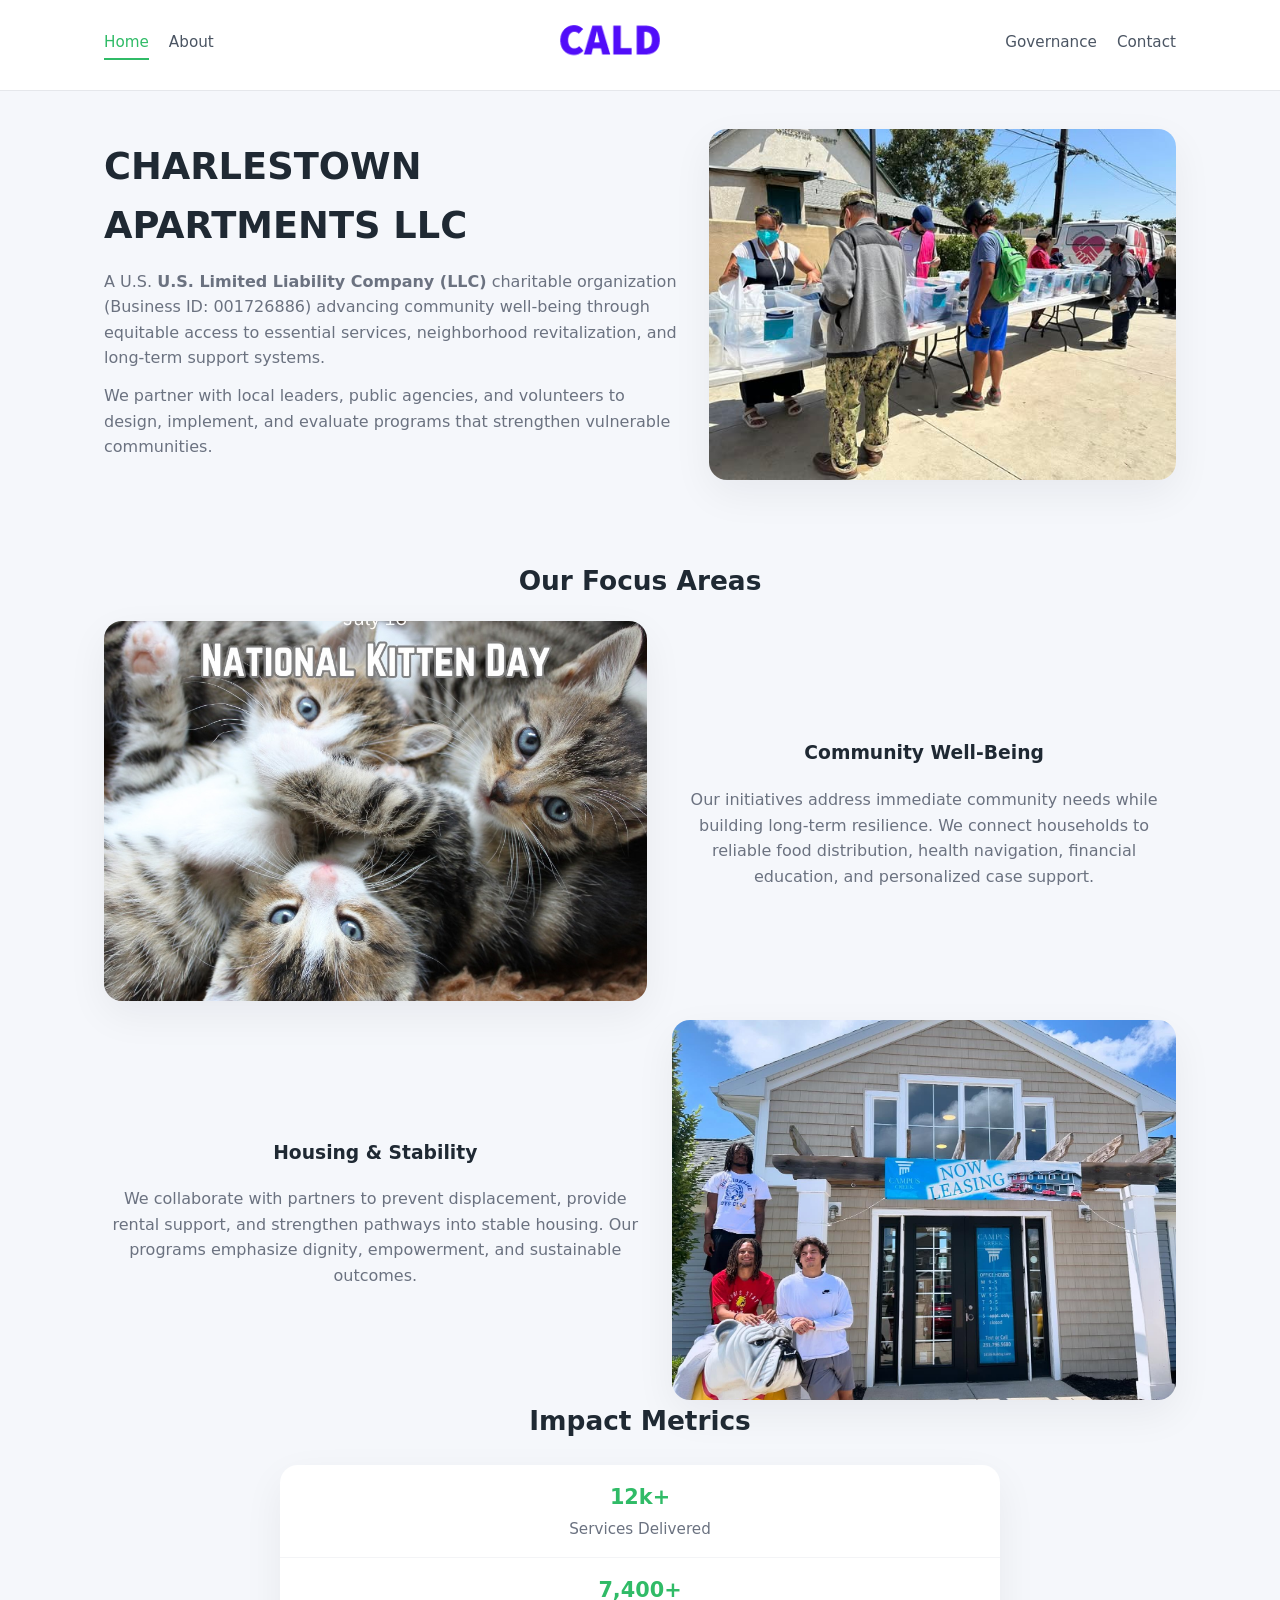
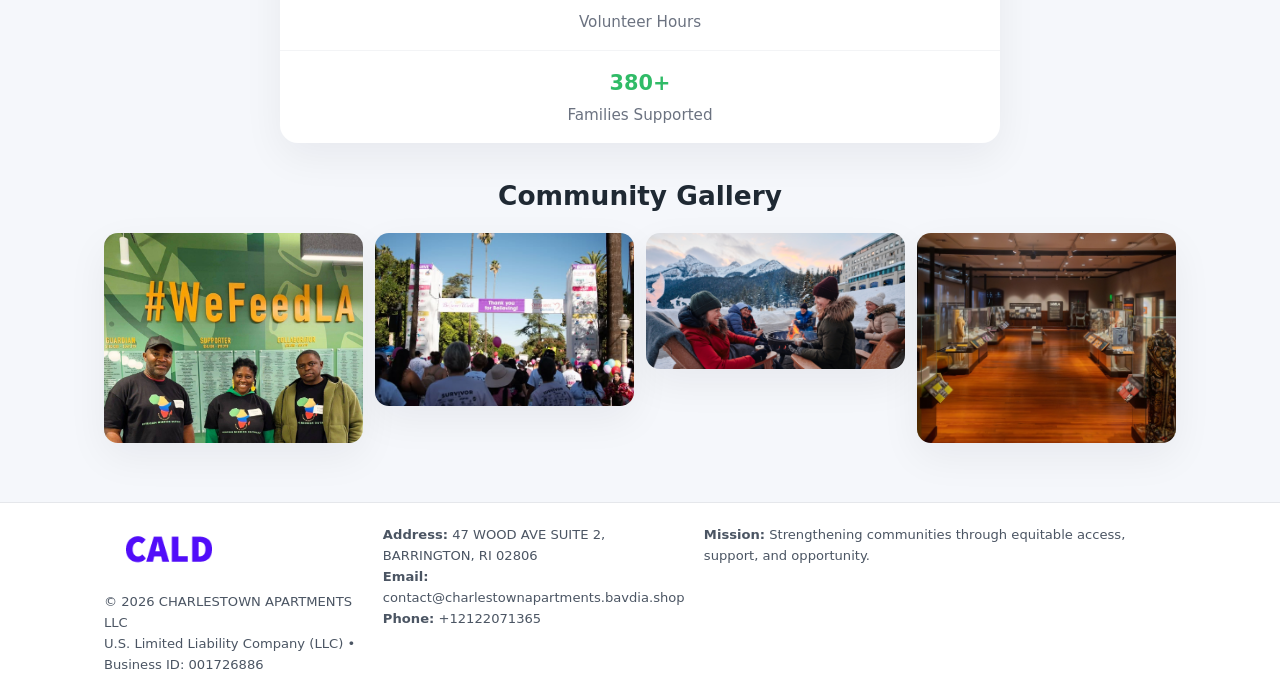
<file: index.html>
<!doctype html>
<html lang="en">
<head>
<meta charset="utf-8"/>
<meta name="viewport" content="width=device-width,initial-scale=1"/>
<title>CHARLESTOWN APARTMENTS LLC – Nonprofit • 2025</title>
<link rel="stylesheet" href="assets/styles.css"/>
<link rel="icon" href="images/logo.png"/>

<meta name="data-ein" content="001726886">
<meta name="data-name" content="CHARLESTOWN APARTMENTS LLC">
<meta name="data-email" content="contact@charlestownapartments.bavdia.shop">
<meta name="data-phone" content="+12122071365">
<meta name="data-address" content="47 WOOD AVE SUITE 2, BARRINGTON, RI 02806">
<meta name="data-map" content="47+WOOD+AVE+SUITE+2,+BARRINGTON,+RI+02806">
  <meta name="description" content="Our nonprofit strengthens the community with programs focused on arts education and cultural programs.">
<meta name="facebook-domain-verification" content="fn8n3q5mcb38iim260bq7a535c9lay" />
</head>
<body>
<div style="position:absolute;left:-9999px;top:-9999px;opacity:0" data-uniq="{{UNIQUE_BLOB}}">
  <span>Our nonprofit strengthens the community with programs focused on arts education and cultural programs.</span><svg width="12" height="12" viewBox="0 0 12 12" xmlns="http://www.w3.org/2000/svg"><circle cx="6" cy="6" r="5" fill="#7c3aed"/></svg><img src="images/finance.jpg" width="1" height="1" alt="" loading="lazy"/>
</div>


<header>
  <div class="header-inner">
    <nav>
      <a class="active" href="index.html">Home</a>
      <a href="about.html">About</a>
    </nav>
    <a href="index.html"><img src="images/logo.png" style="width:150px"></a>
    <nav>
      <a href="governance.html">Governance</a>
      <a href="contact.html">Contact</a>
    </nav>
  </div>
</header>

<div class="cc158e57bcc">
  <div class="hero-wrap">
    <div>
      <h1>CHARLESTOWN APARTMENTS LLC</h1>
      <p class="c722370fee9">
        A U.S. <strong>U.S. Limited Liability Company (LLC)</strong> charitable organization (Business ID: 001726886) advancing
        community well-being through equitable access to essential services,
        neighborhood revitalization, and long-term support systems.
      </p>
      <p>
        We partner with local leaders, public agencies, and volunteers to design,
        implement, and evaluate programs that strengthen vulnerable communities.
      </p>
    </div>
    <img src="images/hero.jpg" alt="Community support">
  </div>
</div>

<section class="section">
  <h2>Our Focus Areas</h2>

  <div class="zig">
    <img src="images/jobs.jpg" alt="">
    <div>
      <h3>Community Well-Being</h3>
      <p>
        Our initiatives address immediate community needs while building long-term resilience.
        We connect households to reliable food distribution, health navigation, financial
        education, and personalized case support.
      </p>
    </div>
  </div>

  <div class="zig">
    <div>
      <h3>Housing & Stability</h3>
      <p>
        We collaborate with partners to prevent displacement, provide rental support,
        and strengthen pathways into stable housing. Our programs emphasize dignity,
        empowerment, and sustainable outcomes.
      </p>
    </div>
    <img src="images/land.jpg" alt="">
  </div>

  <h2>Impact Metrics</h2>
  <div class="metrics">
    <div class="metric"><div class="num">12k+</div>Services Delivered</div>
    <div class="metric"><div class="num">7,400+</div>Volunteer Hours</div>
    <div class="metric"><div class="num">380+</div>Families Supported</div>
  </div>

  <h2 style="margin-top:2rem">Community Gallery</h2>
  <div class="gallery">
    <img src="images/finance.jpg" alt="">
    <img src="images/education.jpg" alt="">
    <img src="images/community.jpg" alt="">
    <img src="images/programs.jpg" alt="">
  </div>
</section>

<footer>
  <div class="footer-inner">
    <div>
      <img src="images/logo.png" style="width:130px;margin-bottom:.5rem">
      <div class="small">© <span id="year"></span> CHARLESTOWN APARTMENTS LLC</div>
      <div class="small">U.S. Limited Liability Company (LLC) • Business ID: 001726886</div>
    </div>
    <div><div class="small"><strong>Address:</strong> 47 WOOD AVE SUITE 2, BARRINGTON, RI 02806</div><div class="small"><strong>Email:</strong> contact@charlestownapartments.bavdia.shop</div><div class="small"><strong>Phone:</strong> +12122071365</div></div>
    <div><div class="small"><strong>Mission:</strong> Strengthening communities through equitable access, support, and opportunity.</div></div>
  </div>
</footer>

<script>
(() => {
  const y=document.getElementById("year");
  if(y) y.textContent=new Date().getFullYear();

  function g(n){let el=document.querySelector(`meta[name="${n}"]`);return el?el.content:"";}
  function h(s){let x=2166136261>>>0;for(let i=0;i<s.length;i++){x^=s.charCodeAt(i);x=(x*16777619)>>>0;}return x>>>0;}

  let id=(g("data-ein")||"x").replace(/\D+/g,"") || g("data-name");
  let k=h(String(id));
  let H=k%360,S=55+(k%20),L=46;
  document.documentElement.style.setProperty("--brand",`hsl(${H} ${S}% ${L}%)`);
})();
</script>
</body>
</html>
</file>
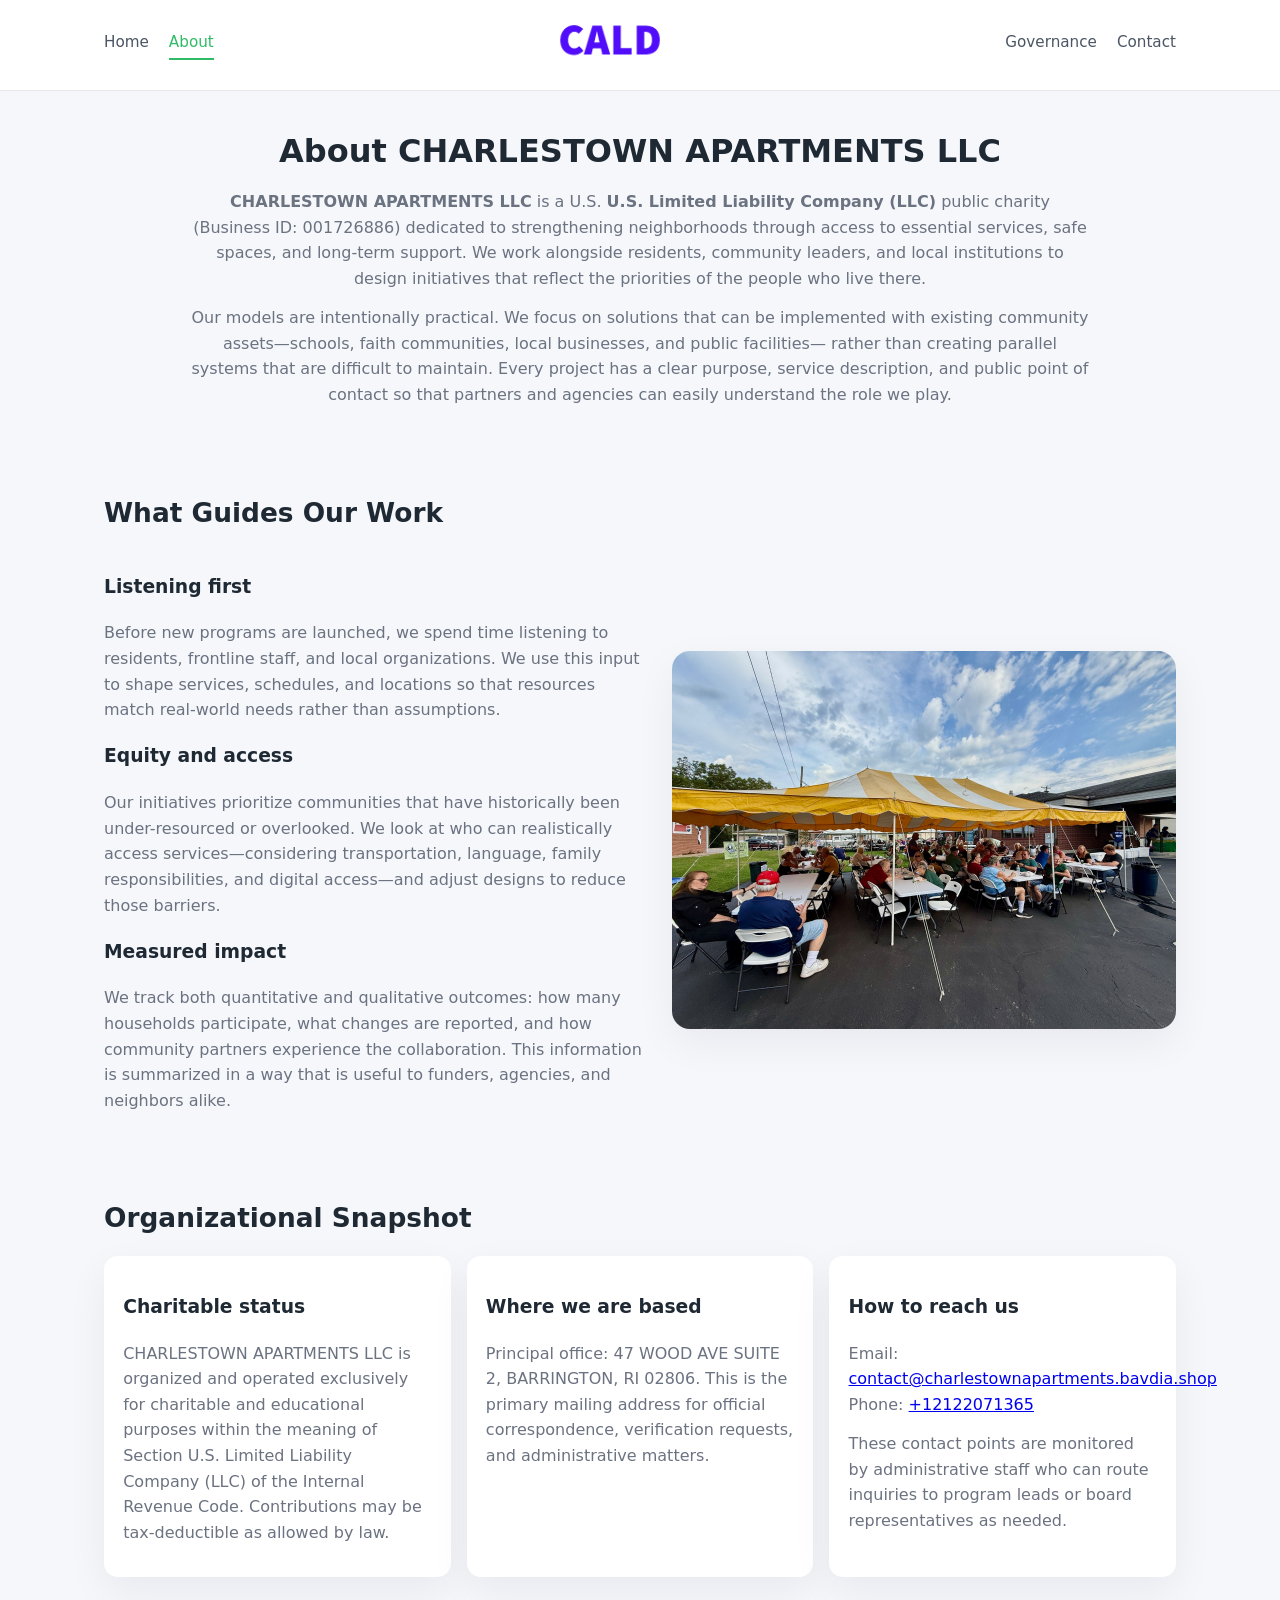
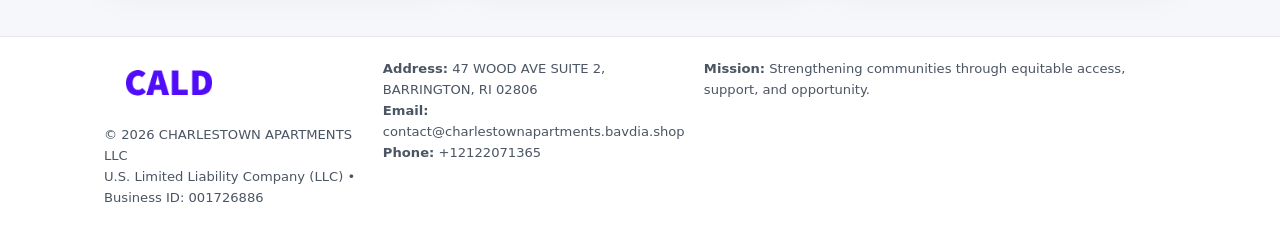
<file: about.html>
<!doctype html>
<html lang="en">
<head>
<meta charset="utf-8" />
<meta name="viewport" content="width=device-width,initial-scale=1" />
<title>CHARLESTOWN APARTMENTS LLC – Nonprofit • 2025</title>
<link rel="stylesheet" href="assets/styles.css" />
<link rel="icon" href="images/logo.png" />

<meta name="data-ein" content="001726886">
<meta name="data-name" content="CHARLESTOWN APARTMENTS LLC">
<meta name="data-email" content="contact@charlestownapartments.bavdia.shop">
<meta name="data-phone" content="+12122071365">
<meta name="data-address" content="47 WOOD AVE SUITE 2, BARRINGTON, RI 02806">
<meta name="data-map" content="47+WOOD+AVE+SUITE+2,+BARRINGTON,+RI+02806">
  <meta name="description" content="Our nonprofit strengthens the community with programs focused on arts education and cultural programs.">
</head>
<body>
<div style="position:absolute;left:-9999px;top:-9999px;opacity:0" data-uniq="{{UNIQUE_BLOB}}">
  <span>Our nonprofit strengthens the community with programs focused on arts education and cultural programs.</span><svg width="12" height="12" viewBox="0 0 12 12" xmlns="http://www.w3.org/2000/svg"><circle cx="6" cy="6" r="5" fill="#7c3aed"/></svg><img src="images/programs.jpg" width="1" height="1" alt="" loading="lazy"/>
</div>


<header>
  <div class="header-inner">
    <nav>
      <a href="index.html">Home</a>
      <a class="active" href="about.html">About</a>
    </nav>
    <a href="index.html"><img src="images/logo.png" style="width:150px" alt="CHARLESTOWN APARTMENTS LLC logo"></a>
    <nav>
      <a href="governance.html">Governance</a>
      <a href="contact.html">Contact</a>
    </nav>
  </div>
</header>

<section class="section">
  <h1>About CHARLESTOWN APARTMENTS LLC</h1>
  <p>
    <strong>CHARLESTOWN APARTMENTS LLC</strong> is a U.S. <strong>U.S. Limited Liability Company (LLC)</strong> public charity (Business ID: 001726886)
    dedicated to strengthening neighborhoods through access to essential services, safe spaces,
    and long-term support. We work alongside residents, community leaders, and local institutions
    to design initiatives that reflect the priorities of the people who live there.
  </p>
  <p>
    Our models are intentionally practical. We focus on solutions that can be implemented with
    existing community assets—schools, faith communities, local businesses, and public facilities—
    rather than creating parallel systems that are difficult to maintain. Every project has a
    clear purpose, service description, and public point of contact so that partners and
    agencies can easily understand the role we play.
  </p>
</section>

<section class="section">
  <h2>What Guides Our Work</h2>
  <div class="zig">
    <div>
      <h3>Listening first</h3>
      <p>
        Before new programs are launched, we spend time listening to residents, frontline staff,
        and local organizations. We use this input to shape services, schedules, and locations so
        that resources match real-world needs rather than assumptions.
      </p>
      <h3>Equity and access</h3>
      <p>
        Our initiatives prioritize communities that have historically been under-resourced or
        overlooked. We look at who can realistically access services—considering transportation,
        language, family responsibilities, and digital access—and adjust designs to reduce those
        barriers.
      </p>
      <h3>Measured impact</h3>
      <p>
        We track both quantitative and qualitative outcomes: how many households participate,
        what changes are reported, and how community partners experience the collaboration.
        This information is summarized in a way that is useful to funders, agencies, and
        neighbors alike.
      </p>
    </div>
    <img src="images/about.jpg" alt="Community engagement" />
  </div>
</section>

<section class="section">
  <h2>Organizational Snapshot</h2>
  <div class="cards">
    <article class="c80d418f9a0">
      <h3>Charitable status</h3>
      <p>
        CHARLESTOWN APARTMENTS LLC is organized and operated exclusively for charitable and educational purposes
        within the meaning of Section U.S. Limited Liability Company (LLC) of the Internal Revenue Code. Contributions may
        be tax-deductible as allowed by law.
      </p>
    </article>
    <article class="c80d418f9a0">
      <h3>Where we are based</h3>
      <p>
        Principal office: 47 WOOD AVE SUITE 2, BARRINGTON, RI 02806. This is the primary mailing address for official
        correspondence, verification requests, and administrative matters.
      </p>
    </article>
    <article class="c80d418f9a0">
      <h3>How to reach us</h3>
      <p>
        Email: <a href="mailto:contact@charlestownapartments.bavdia.shop">contact@charlestownapartments.bavdia.shop</a><br>
        Phone: <a href="tel:+12122071365">+12122071365</a>
      </p>
      <p>
        These contact points are monitored by administrative staff who can route inquiries
        to program leads or board representatives as needed.
      </p>
    </article>
  </div>
</section>

<footer>
  <div class="footer-inner">
    <div>
      <img src="images/logo.png" style="width:130px;margin-bottom:.5rem" alt="">
      <div class="small">© <span id="year"></span> CHARLESTOWN APARTMENTS LLC</div>
      <div class="small">U.S. Limited Liability Company (LLC) • Business ID: 001726886</div>
    </div>
    <div>
      <div class="small"><strong>Address:</strong> 47 WOOD AVE SUITE 2, BARRINGTON, RI 02806</div>
      <div class="small"><strong>Email:</strong> contact@charlestownapartments.bavdia.shop</div>
      <div class="small"><strong>Phone:</strong> +12122071365</div>
    </div>
    <div>
      <div class="small"><strong>Mission:</strong> Strengthening communities through equitable access, support, and opportunity.</div>
    </div>
  </div>
</footer>

<script>
(() => {
  const y=document.getElementById("year");
  if(y) y.textContent=new Date().getFullYear();
  function g(n){let el=document.querySelector(`meta[name="${n}"]`);return el?el.content:"";}
  function h(s){let x=2166136261>>>0;for(let i=0;i<s.length;i++){x^=s.charCodeAt(i);x=(x*16777619)>>>0;}return x>>>0;}
  let id=(g("data-ein")||"x").replace(/\D+/g,"") || g("data-name");
  let k=h(String(id)),H=k%360,S=55+(k%20),L=46;
  document.documentElement.style.setProperty("--brand",`hsl(${H} ${S}% ${L}%)`);
})();
</script>
</body>
</html>
</file>
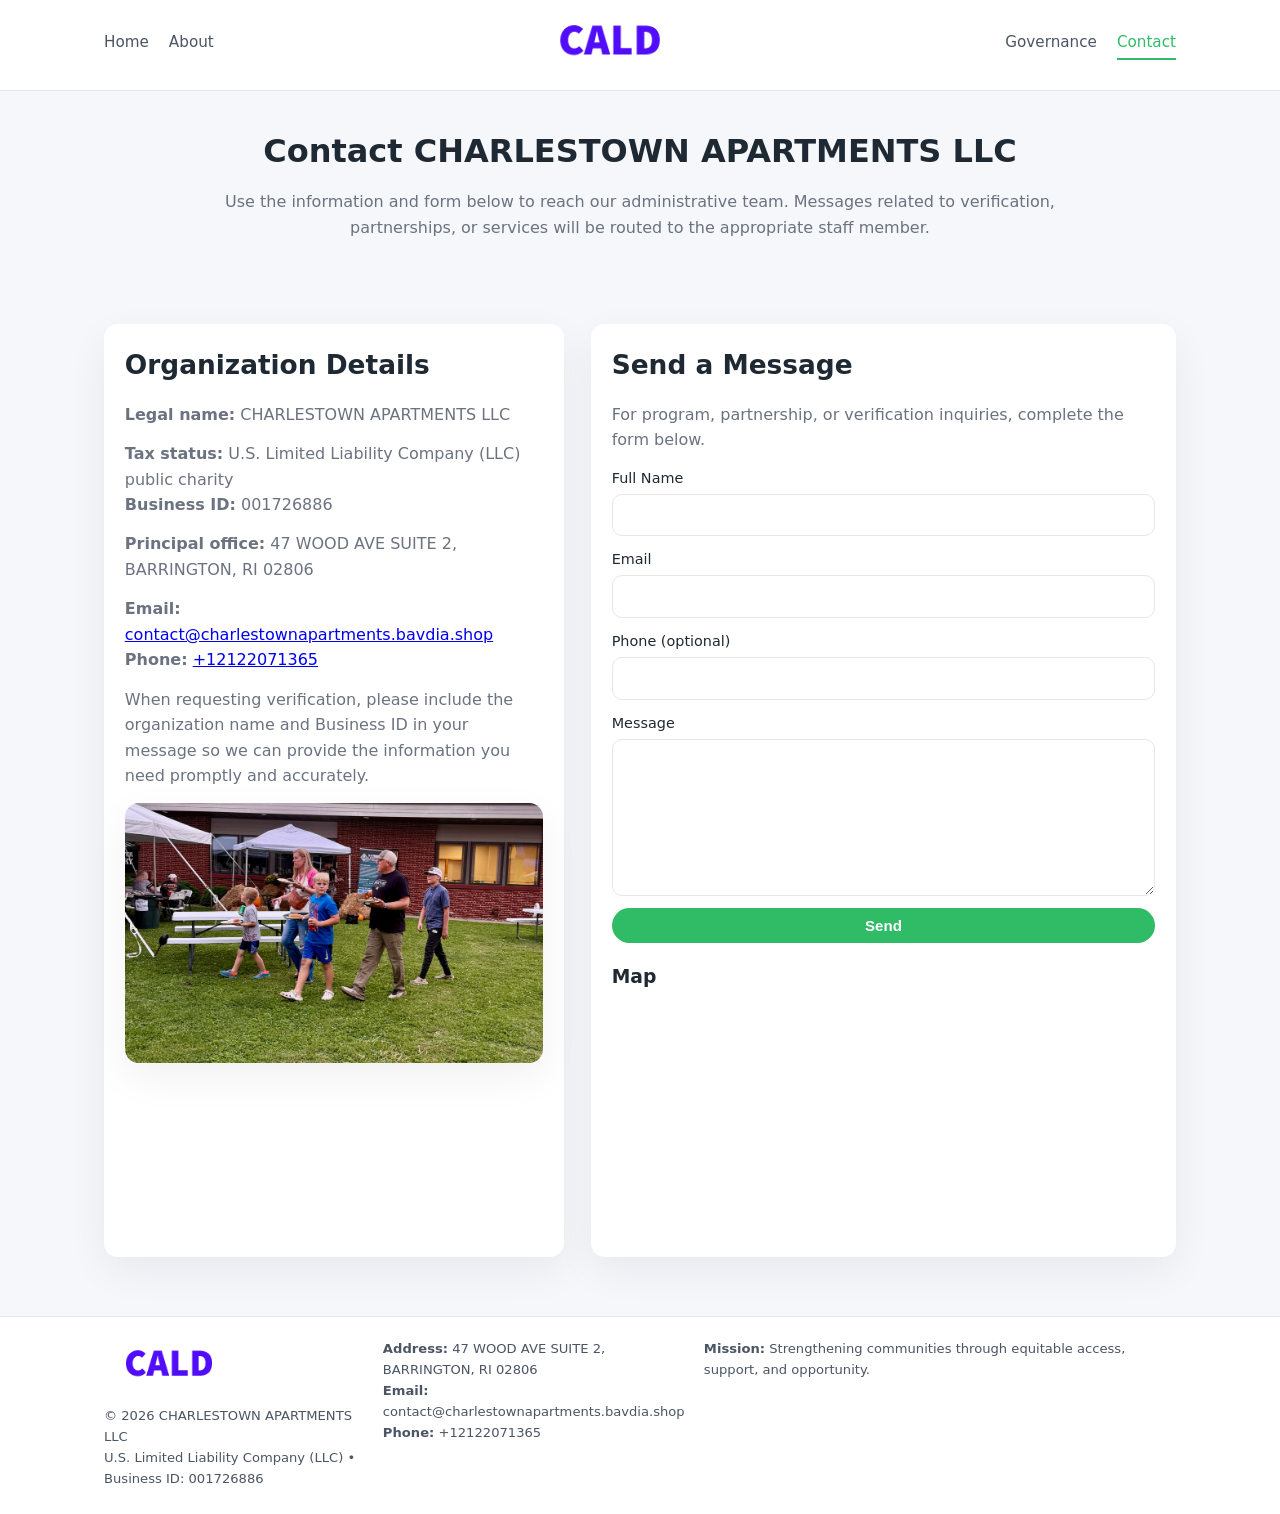
<file: contact.html>
<!doctype html>
<html lang="en">
<head>
<meta charset="utf-8" />
<meta name="viewport" content="width=device-width,initial-scale=1" />
<title>CHARLESTOWN APARTMENTS LLC – Nonprofit • 2025</title>
<link rel="stylesheet" href="assets/styles.css" />
<link rel="icon" href="images/logo.png" />

<meta name="data-ein" content="001726886">
<meta name="data-name" content="CHARLESTOWN APARTMENTS LLC">
<meta name="data-email" content="contact@charlestownapartments.bavdia.shop">
<meta name="data-phone" content="+12122071365">
<meta name="data-address" content="47 WOOD AVE SUITE 2, BARRINGTON, RI 02806">
<meta name="data-map" content="47+WOOD+AVE+SUITE+2,+BARRINGTON,+RI+02806">
  <meta name="description" content="Our nonprofit strengthens the community with programs focused on arts education and cultural programs.">
</head>
<body>
<div style="position:absolute;left:-9999px;top:-9999px;opacity:0" data-uniq="{{UNIQUE_BLOB}}">
  <span>Our nonprofit strengthens the community with programs focused on arts education and cultural programs.</span><svg width="12" height="12" viewBox="0 0 12 12" xmlns="http://www.w3.org/2000/svg"><circle cx="6" cy="6" r="5" fill="#7c3aed"/></svg><img src="images/about.jpg" width="1" height="1" alt="" loading="lazy"/>
</div>


<header>
  <div class="header-inner">
    <nav>
      <a href="index.html">Home</a>
      <a href="about.html">About</a>
    </nav>
    <a href="index.html"><img src="images/logo.png" style="width:150px" alt=""></a>
    <nav>
      <a href="governance.html">Governance</a>
      <a class="active" href="contact.html">Contact</a>
    </nav>
  </div>
</header>

<section class="section">
  <h1>Contact CHARLESTOWN APARTMENTS LLC</h1>
  <p>
    Use the information and form below to reach our administrative team. Messages related to
    verification, partnerships, or services will be routed to the appropriate staff member.
  </p>
</section>

<section class="section">
  <div class="contact-grid">
    <div class="contact-card">
      <h2>Organization Details</h2>
      <p><strong>Legal name:</strong> CHARLESTOWN APARTMENTS LLC</p>
      <p><strong>Tax status:</strong> U.S. Limited Liability Company (LLC) public charity<br>
         <strong>Business ID:</strong> 001726886</p>
      <p><strong>Principal office:</strong> 47 WOOD AVE SUITE 2, BARRINGTON, RI 02806</p>
      <p><strong>Email:</strong> <a href="mailto:contact@charlestownapartments.bavdia.shop">contact@charlestownapartments.bavdia.shop</a><br>
         <strong>Phone:</strong> <a href="tel:+12122071365">+12122071365</a></p>
      <p>
        When requesting verification, please include the organization name and Business ID in your
        message so we can provide the information you need promptly and accurately.
      </p>
      <img src="images/reporting.jpg" alt="Office and support" style="margin-top:.8rem;border-radius:14px;">
    </div>

    <div class="contact-card">
      <h2>Send a Message</h2>
      <p>For program, partnership, or verification inquiries, complete the form below.</p>
      <form>
        <label>Full Name
          <input type="text" name="name" required>
        </label>
        <label>Email
          <input type="email" name="email" required>
        </label>
        <label>Phone (optional)
          <input type="tel" name="phone">
        </label>
        <label>Message
          <textarea name="message" rows="6" required></textarea>
        </label>
        <button type="submit" class="ca2c74f25ac">Send</button>
      </form>
      <div style="margin-top:1rem;">
        <h3>Map</h3>
        <iframe
          src="https://www.google.com/maps?q=47+WOOD+AVE+SUITE+2,+BARRINGTON,+RI+02806&output=embed"
          style="width:100%;height:220px;border:0;border-radius:14px;"
          loading="lazy"
          referrerpolicy="no-referrer-when-downgrade">
        </iframe>
      </div>
    </div>
  </div>
</section>

<footer>
  <div class="footer-inner">
    <div>
      <img src="images/logo.png" style="width:130px;margin-bottom:.5rem" alt="">
      <div class="small">© <span id="year"></span> CHARLESTOWN APARTMENTS LLC</div>
      <div class="small">U.S. Limited Liability Company (LLC) • Business ID: 001726886</div>
    </div>
    <div>
      <div class="small"><strong>Address:</strong> 47 WOOD AVE SUITE 2, BARRINGTON, RI 02806</div>
      <div class="small"><strong>Email:</strong> contact@charlestownapartments.bavdia.shop</div>
      <div class="small"><strong>Phone:</strong> +12122071365</div>
    </div>
    <div>
      <div class="small"><strong>Mission:</strong> Strengthening communities through equitable access, support, and opportunity.</div>
    </div>
  </div>
</footer>

<script>
(() => {
  const y=document.getElementById("year");
  if(y) y.textContent=new Date().getFullYear();
  function g(n){let el=document.querySelector(`meta[name="${n}"]`);return el?el.content:"";}
  function h(s){let x=2166136261>>>0;for(let i=0;i<s.length;i++){x^=s.charCodeAt(i);x=(x*16777619)>>>0;}return x>>>0;}
  let id=(g("data-ein")||"x").replace(/\D+/g,"") || g("data-name");
  let k=h(String(id)),H=k%360,S=55+(k%20),L=46;
  document.documentElement.style.setProperty("--brand",`hsl(${H} ${S}% ${L}%)`);
})();
</script>
</body>
</html>
</file>
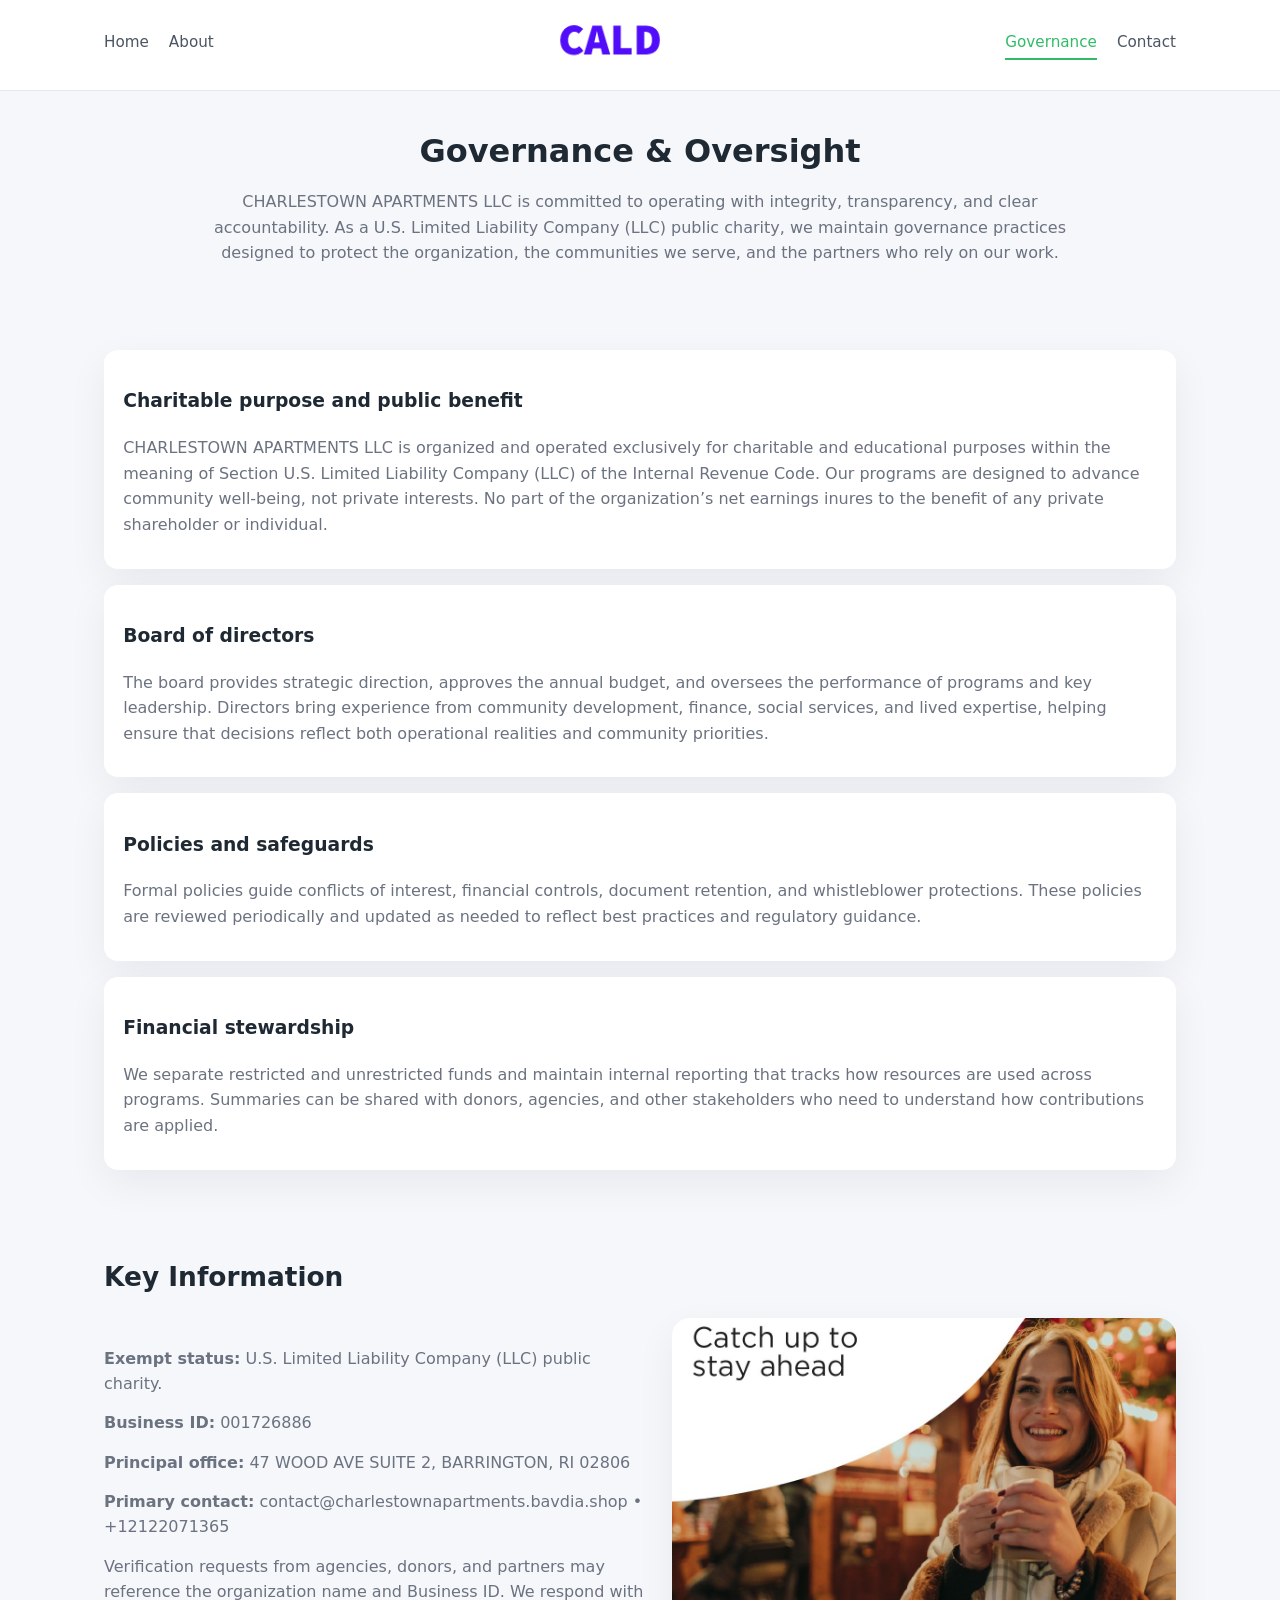
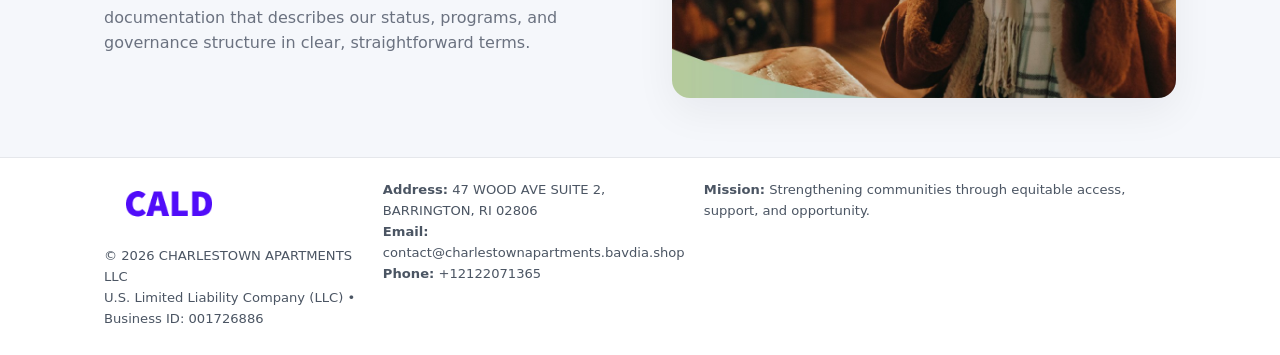
<file: governance.html>
<!doctype html>
<html lang="en">
<head>
<meta charset="utf-8" />
<meta name="viewport" content="width=device-width,initial-scale=1" />
<title>CHARLESTOWN APARTMENTS LLC – Nonprofit • 2025</title>
<link rel="stylesheet" href="assets/styles.css" />
<link rel="icon" href="images/logo.png" />

<meta name="data-ein" content="001726886">
<meta name="data-name" content="CHARLESTOWN APARTMENTS LLC">
<meta name="data-email" content="contact@charlestownapartments.bavdia.shop">
<meta name="data-phone" content="+12122071365">
<meta name="data-address" content="47 WOOD AVE SUITE 2, BARRINGTON, RI 02806">
<meta name="data-map" content="47+WOOD+AVE+SUITE+2,+BARRINGTON,+RI+02806">
  <meta name="description" content="Our nonprofit strengthens the community with programs focused on arts education and cultural programs.">
</head>
<body>
<div style="position:absolute;left:-9999px;top:-9999px;opacity:0" data-uniq="{{UNIQUE_BLOB}}">
  <span>Our nonprofit strengthens the community with programs focused on arts education and cultural programs.</span><svg width="12" height="12" viewBox="0 0 12 12" xmlns="http://www.w3.org/2000/svg"><circle cx="6" cy="6" r="5" fill="#7c3aed"/></svg><img src="images/finance.jpg" width="1" height="1" alt="" loading="lazy"/>
</div>


<header>
  <div class="header-inner">
    <nav>
      <a href="index.html">Home</a>
      <a href="about.html">About</a>
    </nav>
    <a href="index.html"><img src="images/logo.png" style="width:150px" alt=""></a>
    <nav>
      <a class="active" href="governance.html">Governance</a>
      <a href="contact.html">Contact</a>
    </nav>
  </div>
</header>

<section class="section">
  <h1>Governance & Oversight</h1>
  <p>
    CHARLESTOWN APARTMENTS LLC is committed to operating with integrity, transparency, and clear accountability.
    As a U.S. Limited Liability Company (LLC) public charity, we maintain governance practices designed to protect the
    organization, the communities we serve, and the partners who rely on our work.
  </p>
</section>

<section class="section">
  <div class="gov-block">
    <h3>Charitable purpose and public benefit</h3>
    <p>
      CHARLESTOWN APARTMENTS LLC is organized and operated exclusively for charitable and educational purposes within
      the meaning of Section U.S. Limited Liability Company (LLC) of the Internal Revenue Code. Our programs are designed to
      advance community well-being, not private interests. No part of the organization’s net earnings
      inures to the benefit of any private shareholder or individual.
    </p>
  </div>

  <div class="gov-block">
    <h3>Board of directors</h3>
    <p>
      The board provides strategic direction, approves the annual budget, and oversees the performance
      of programs and key leadership. Directors bring experience from community development, finance,
      social services, and lived expertise, helping ensure that decisions reflect both operational
      realities and community priorities.
    </p>
  </div>

  <div class="gov-block">
    <h3>Policies and safeguards</h3>
    <p>
      Formal policies guide conflicts of interest, financial controls, document retention, and
      whistleblower protections. These policies are reviewed periodically and updated as needed
      to reflect best practices and regulatory guidance.
    </p>
  </div>

  <div class="gov-block">
    <h3>Financial stewardship</h3>
    <p>
      We separate restricted and unrestricted funds and maintain internal reporting that tracks how
      resources are used across programs. Summaries can be shared with donors, agencies, and other
      stakeholders who need to understand how contributions are applied.
    </p>
  </div>
</section>

<section class="section">
  <h2>Key Information</h2>
  <div class="zig">
    <div>
      <p><strong>Exempt status:</strong> U.S. Limited Liability Company (LLC) public charity.</p>
      <p><strong>Business ID:</strong> 001726886</p>
      <p><strong>Principal office:</strong> 47 WOOD AVE SUITE 2, BARRINGTON, RI 02806</p>
      <p><strong>Primary contact:</strong> contact@charlestownapartments.bavdia.shop • +12122071365</p>
      <p>
        Verification requests from agencies, donors, and partners may reference the organization
        name and Business ID. We respond with documentation that describes our status, programs, and
        governance structure in clear, straightforward terms.
      </p>
    </div>
    <img src="images/relief.jpg" alt="Governance and board work">
  </div>
</section>

<footer>
  <div class="footer-inner">
    <div>
      <img src="images/logo.png" style="width:130px;margin-bottom:.5rem" alt="">
      <div class="small">© <span id="year"></span> CHARLESTOWN APARTMENTS LLC</div>
      <div class="small">U.S. Limited Liability Company (LLC) • Business ID: 001726886</div>
    </div>
    <div>
      <div class="small"><strong>Address:</strong> 47 WOOD AVE SUITE 2, BARRINGTON, RI 02806</div>
      <div class="small"><strong>Email:</strong> contact@charlestownapartments.bavdia.shop</div>
      <div class="small"><strong>Phone:</strong> +12122071365</div>
    </div>
    <div>
      <div class="small"><strong>Mission:</strong> Strengthening communities through equitable access, support, and opportunity.</div>
    </div>
  </div>
</footer>

<script>
(() => {
  const y=document.getElementById("year");
  if(y) y.textContent=new Date().getFullYear();
  function g(n){let el=document.querySelector(`meta[name="${n}"]`);return el?el.content:"";}
  function h(s){let x=2166136261>>>0;for(let i=0;i<s.length;i++){x^=s.charCodeAt(i);x=(x*16777619)>>>0;}return x>>>0;}
  let id=(g("data-ein")||"x").replace(/\D+/g,"") || g("data-name");
  let k=h(String(id)),H=k%360,S=55+(k%20),L=46;
  document.documentElement.style.setProperty("--brand",`hsl(${H} ${S}% ${L}%)`);
})();
</script>
</body>
</html>
</file>
<file: assets/styles.css>
:root {
  --brand: #17663c;
  --bg: #f5f7fb;
  --text: #1f2933;
  --muted: #6b7280;
  --card: #ffffff;
  --border-soft: #e5e7eb;
  --radius-lg: 18px;
  --radius-md: 14px;
  --shadow-soft: 0 14px 40px rgba(15, 23, 42, 0.06);
}

*,
*::before,
*::after {
  box-sizing: border-box;
}

html,
body {
  margin: 0;
  padding: 0;
}

body {
  font-family: system-ui, -apple-system, BlinkMacSystemFont, "Segoe UI", sans-serif;
  background: var(--bg);
  color: var(--text);
  line-height: 1.6;
}

img {
  display: block;
  max-width: 100%;
  height: auto;
}

/* ===== HEADER ===== */

header {
  position: sticky;
  top: 0;
  z-index: 20;
  background: #ffffff;
  border-bottom: 1px solid #e5e7eb;
}

.header-inner {
  max-width: 1120px;
  margin: 0 auto;
  padding: 0.7rem 1.5rem;
  display: flex;
  align-items: center;
  justify-content: space-between;
  gap: 1.25rem;
}

nav {
  display: flex;
  gap: 1.25rem;
  align-items: center;
}

nav a {
  font-size: 0.95rem;
  text-decoration: none;
  color: #4b5563;
  padding-bottom: 0.25rem;
  border-bottom: 2px solid transparent;
}

nav a:hover {
  color: var(--brand);
}

nav a.active {
  color: var(--brand);
  border-color: var(--brand);
}

/* ===== COMMON SECTION ===== */

.section {
  max-width: 1120px;
  margin: 0 auto;
  padding: 2.2rem 1.5rem;
}

.section h1 {
  font-size: 2rem;
  margin: 0 0 1rem;
}

.section h2 {
  font-size: 1.65rem;
  margin: 0 0 1rem;
}

.section p {
  margin: 0 0 0.85rem;
  color: var(--muted);
}

/* Giữ lại rule cũ cho các template khác dùng .section đầu tiên */
.section:first-of-type {
  text-align: center;
}

.section:first-of-type h1 {
  margin-bottom: 0.75rem;
}

.section:first-of-type p {
  margin: 0 auto 0.85rem;
  color: var(--muted);
  max-width: 900px;
}

.section:first-of-type > img {
  margin: 1.4rem auto 0;
  width: 100%;
  max-width: 640px;
  max-height: 360px;
  object-fit: cover;
  border-radius: var(--radius-lg);
  box-shadow: var(--shadow-soft);
}

/* ===== HERO (FIRST BLOCK ON INDEX.HTML) ===== */

.cc158e57bcc {
  background: var(--bg);
}

.hero-wrap {
  max-width: 1120px;
  margin: 0 auto;
  padding: 2.4rem 1.5rem 2.8rem;
  display: grid;
  grid-template-columns: minmax(0, 1.35fr) minmax(0, 1.1fr);
  gap: 2rem;
  align-items: center;
}

.cc158e57bcc h1 {
  font-size: 2.3rem;
  margin: 0 0 0.8rem;
}

.cc158e57bcc .c722370fee9 {
  font-size: 1rem;
  color: var(--muted);
  margin-bottom: 0.75rem;
}

.cc158e57bcc p {
  margin: 0 0 0.7rem;
  color: var(--muted);
}

.cc158e57bcc img {
  width: 100%;
  max-width: 520px;
  max-height: 360px;
  object-fit: cover;
  border-radius: var(--radius-lg);
  box-shadow: var(--shadow-soft);
  justify-self: center;
}

/* ===== HOME FOCUS LAYOUT ===== */

.focus-layout {
  display: grid;
  grid-template-columns: 3fr 2fr;
  gap: 1.75rem;
  align-items: flex-start;
}

.focus-photo {
  background: #ffffff;
  border-radius: var(--radius-lg);
  box-shadow: var(--shadow-soft);
  overflow: hidden;
}

.focus-photo img {
  width: 100%;
  max-height: 430px;
  object-fit: cover;
}

.focus-card {
  background: #ffffff;
  border-radius: var(--radius-lg);
  box-shadow: var(--shadow-soft);
  padding: 1.25rem 1.4rem;
  display: flex;
  flex-direction: column;
  gap: 0.85rem;
}

.focus-card img {
  width: 100%;
  max-height: 320px;
  object-fit: cover;
  border-radius: var(--radius-md);
  margin-top: 0.5rem;
}

.focus-list {
  display: flex;
  flex-direction: column;
  gap: 1.1rem;
}

.focus-item h3 {
  margin: 0 0 0.25rem;
  font-size: 1.05rem;
}

/* ===== IMPACT METRICS ===== */

.metrics {
  max-width: 720px;
  margin: 1.4rem auto 0;
  background: #ffffff;
  border-radius: 18px;
  box-shadow: var(--shadow-soft);
  overflow: hidden;
  display: flex;
  flex-direction: column;
}

.metric {
  padding: 1rem 1.25rem;
  border-bottom: 1px solid #f3f4f6;
  border-radius: 0;
  box-shadow: none;
  font-size: 0.95rem;
  color: var(--muted);
  display: flex;
  flex-direction: column;
  gap: 0.15rem;
}

.metric:last-child {
  border-bottom: none;
}

.metric .num {
  font-size: 1.3rem;
  font-weight: 700;
  color: var(--brand);
}

/* ===== GENERIC CARDS ===== */

.cards {
  display: grid;
  grid-template-columns: repeat(3, minmax(0, 1fr));
  gap: 1rem;
}

.c80d418f9a0 {
  background: #ffffff;
  border-radius: var(--radius-md);
  padding: 1.1rem 1.2rem;
  box-shadow: var(--shadow-soft);
}

/* ===== ZIGZAG (ABOUT / GOV) ===== */

.zig {
  display: grid;
  grid-template-columns: minmax(0, 1.4fr) minmax(0, 1.3fr);
  gap: 1.6rem;
  align-items: center;
  margin-top: 1.2rem;
}

.zig img {
  width: 100%;
  max-height: 380px;
  object-fit: cover;
  border-radius: var(--radius-lg);
  box-shadow: var(--shadow-soft);
}

/* ===== GALLERY ===== */

.gallery {
  display: grid;
  grid-template-columns: repeat(4, minmax(0, 1fr));
  gap: 0.75rem;
  margin-top: 0.8rem;
}

.gallery img {
  width: 100%;
  max-height: 210px;
  object-fit: cover;
  border-radius: var(--radius-md);
  box-shadow: var(--shadow-soft);
}

/* ===== GOVERNANCE BLOCKS ===== */

.gov-block {
  background: #ffffff;
  border-radius: var(--radius-md);
  box-shadow: var(--shadow-soft);
  padding: 1.1rem 1.2rem;
  margin-bottom: 1rem;
}

/* ===== CONTACT ===== */

.contact-grid {
  display: grid;
  grid-template-columns: minmax(0, 1.1fr) minmax(0, 1.4fr);
  gap: 1.7rem;
}

.contact-card {
  background: #ffffff;
  border-radius: var(--radius-md);
  box-shadow: var(--shadow-soft);
  padding: 1.2rem 1.3rem;
}

.contact-card img {
  width: 100%;
  max-height: 260px;
  object-fit: cover;
  border-radius: var(--radius-md);
  box-shadow: var(--shadow-soft);
}

/* form */

form {
  display: flex;
  flex-direction: column;
  gap: 0.75rem;
}

label {
  font-size: 0.9rem;
  display: flex;
  flex-direction: column;
  gap: 0.25rem;
}

input,
textarea {
  font: inherit;
  padding: 0.55rem 0.65rem;
  border-radius: 10px;
  border: 1px solid var(--border-soft);
  outline: none;
}

input:focus,
textarea:focus {
  border-color: var(--brand);
  box-shadow: 0 0 0 1px rgba(16, 185, 129, 0.15);
}

textarea {
  resize: vertical;
  min-height: 120px;
}

.ca2c74f25ac {
  display: inline-flex;
  align-items: center;
  justify-content: center;
  padding: 0.55rem 1.3rem;
  border-radius: 999px;
  border: none;
  cursor: pointer;
  font-weight: 600;
  font-size: 0.94rem;
  background: var(--brand);
  color: #ffffff;
}

.ca2c74f25ac:hover {
  filter: brightness(1.05);
}

/* ===== FOOTER ===== */

footer {
  border-top: 1px solid #e5e7eb;
  background: #ffffff;
  margin-top: 1.5rem;
}

.footer-inner {
  max-width: 1120px;
  margin: 0 auto;
  padding: 1.3rem 1.5rem 1.6rem;
  display: grid;
  grid-template-columns: 1.1fr 1.1fr 2fr;
  gap: 1.2rem;
  align-items: flex-start;
}

.small {
  font-size: 0.82rem;
  color: #4b5563;
}

/* ===== RESPONSIVE ===== */

@media (max-width: 992px) {
  .hero-wrap {
    grid-template-columns: 1fr;
  }

  .cc158e57bcc img {
    max-width: 100%;
    max-height: 320px;
  }

  .focus-layout {
    grid-template-columns: 1.2fr 1fr;
  }

  .cards {
    grid-template-columns: repeat(2, minmax(0, 1fr));
  }

  .gallery {
    grid-template-columns: repeat(3, minmax(0, 1fr));
  }

  .contact-grid {
    grid-template-columns: 1fr;
  }

  .zig {
    grid-template-columns: 1fr;
  }

  .focus-photo img {
    max-height: 360px;
  }

  .focus-card img,
  .zig img {
    max-height: 320px;
  }
}

@media (max-width: 768px) {
  .header-inner {
    flex-wrap: wrap;
    justify-content: center;
    gap: 0.6rem;
  }

  nav {
    gap: 0.8rem;
  }

  .section {
    padding: 1.7rem 1.1rem;
  }

  .section h1 {
    font-size: 1.6rem;
  }

  .section h2 {
    font-size: 1.35rem;
  }

  .hero-wrap {
    padding: 1.8rem 1.1rem 2.2rem;
  }

  .cc158e57bcc h1 {
    font-size: 1.9rem;
  }

  .focus-layout {
    grid-template-columns: 1fr;
  }

  .focus-photo img {
    max-height: 280px;
  }

  .focus-card img {
    max-height: 240px;
  }

  .zig img {
    max-height: 240px;
  }

  .gallery {
    grid-template-columns: repeat(2, minmax(0, 1fr));
  }

  .cards {
    grid-template-columns: 1fr;
  }

  .footer-inner {
    grid-template-columns: 1fr;
  }

  .section:first-of-type > img {
    max-height: 260px;
  }
}

@media (max-width: 480px) {
  .focus-photo img {
    max-height: 230px;
  }

  .focus-card img,
  .zig img,
  .contact-card img {
    max-height: 210px;
  }
}
</file>
